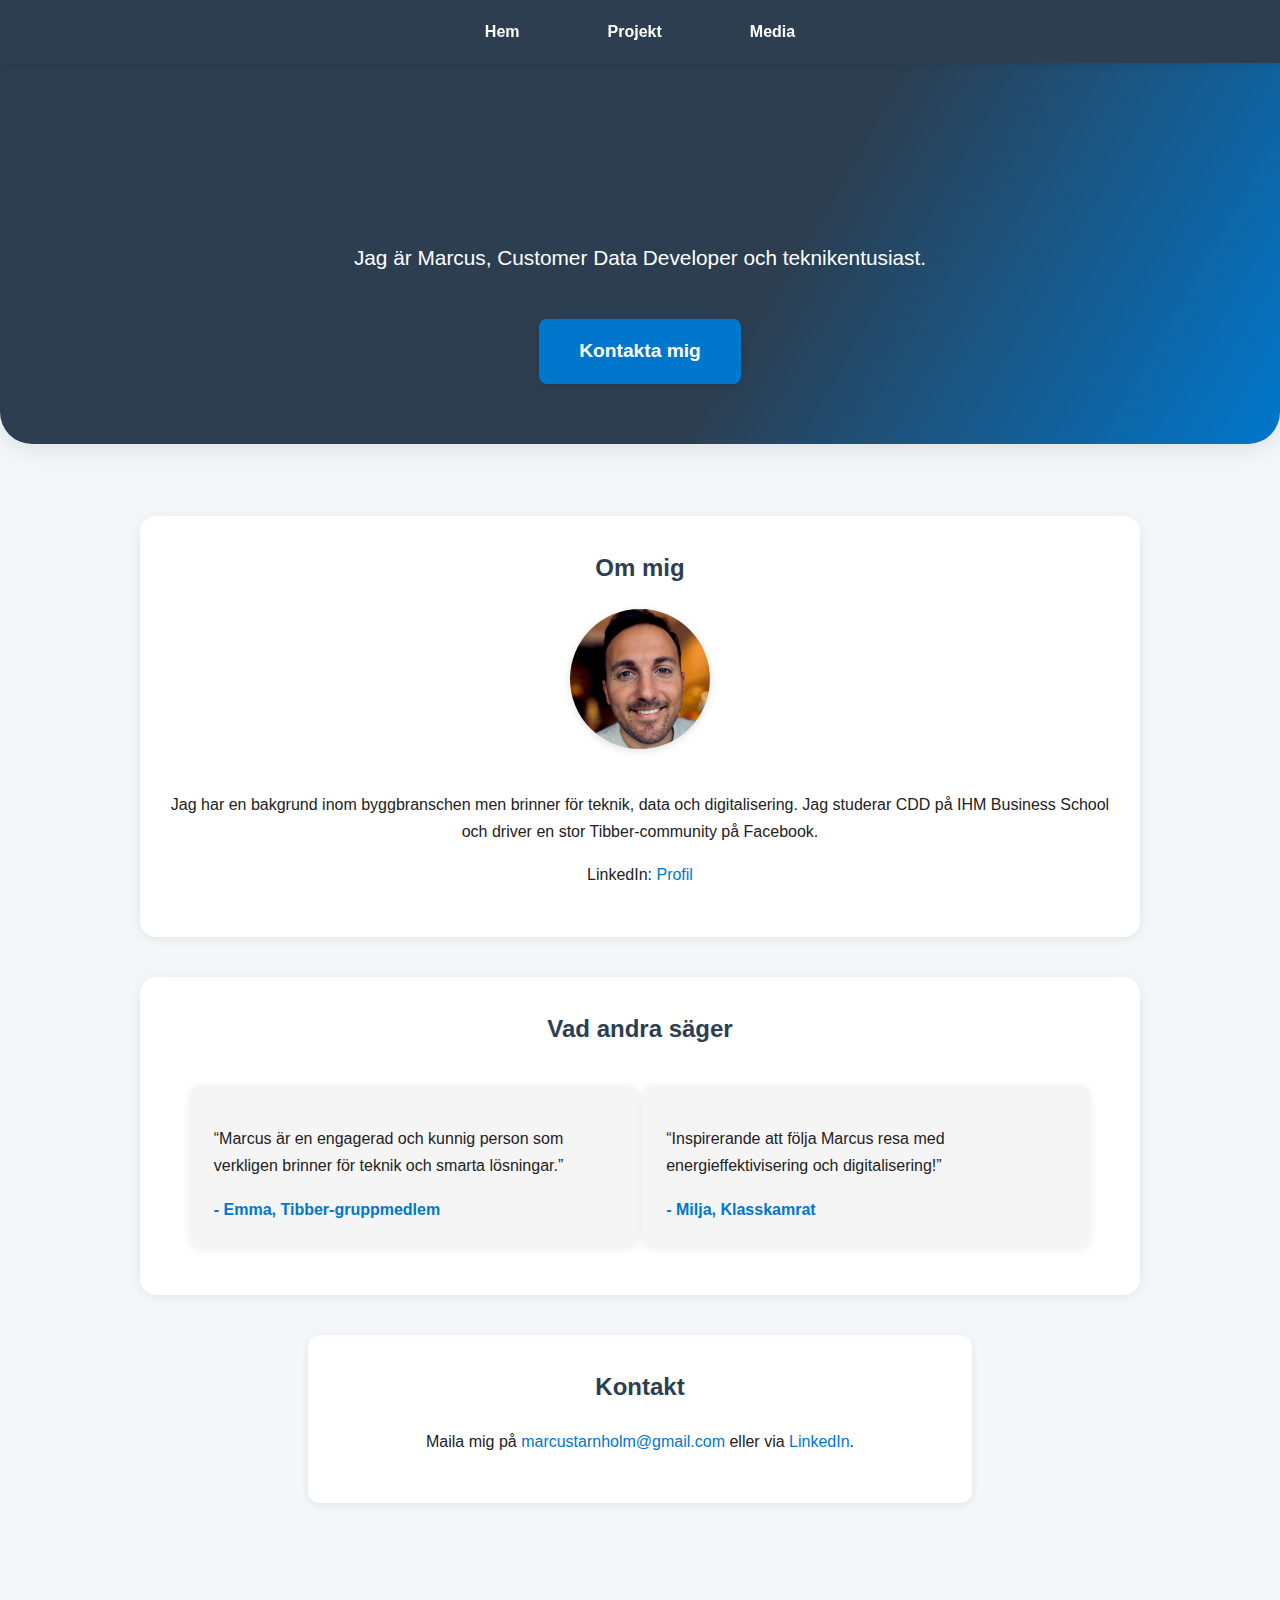
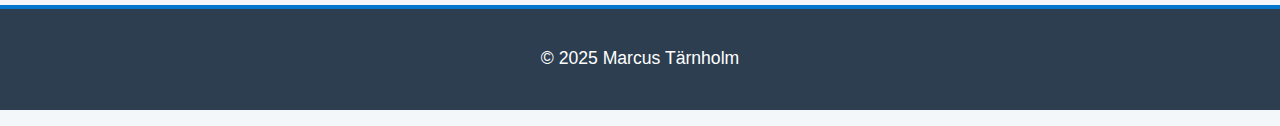
<file: index.html>
<!DOCTYPE html>
<html lang="sv">
<head>
  <meta charset="utf-8">
  <title>Mitt skolarbete</title>
  <link rel="stylesheet" href="style.css">
</head>

<!DOCTYPE html>
<html lang="sv">
<head>
  <meta charset="utf-8">
  <title>Marcus Tärnholm | Customer Data Developer</title>
  <link rel="stylesheet" href="style.css">
</head>
<body>
  <nav class="main-nav">  
    <ul>
      <li><a href="index.html">Hem</a></li>
      <li><a href="page2.html">Projekt</a></li>
      <li><a href="page3.html">Media</a></li>
    </ul>   
  </nav>

  <section class="hero">
    <h1>Välkommen!</h1>
    <p>Jag är Marcus, Customer Data Developer och teknikentusiast.</p>
    <a href="#kontakt" class="cta-btn">Kontakta mig</a>
  </section>

  <main>
    <section class="about">
      <h2>Om mig</h2>
      <img src="Bild på MT.jpg" width="180" height="180" alt="Marcus Tärnholm" class="profile-img">
      <p>Jag har en bakgrund inom byggbranschen men brinner för teknik, data och digitalisering. Jag studerar CDD på IHM Business School och driver en stor Tibber-community på Facebook.</p>
      <p>LinkedIn: <a href="https://www.linkedin.com/in/marcus-t%C3%A4rnholm-4104a7236/" target="_blank">Profil</a></p>
    </section>

    <section class="testimonials">
      <h2>Vad andra säger</h2>
      <div class="testimonial-card">
        <p>“Marcus är en engagerad och kunnig person som verkligen brinner för teknik och smarta lösningar.”</p>
        <span>- Emma, Tibber-gruppmedlem</span>
      </div>
      <div class="testimonial-card">
        <p>“Inspirerande att följa Marcus resa med energieffektivisering och digitalisering!”</p>
        <span>- Milja, Klasskamrat</span>
      </div>
    </section>

    <section id="kontakt" class="contact">
      <h2>Kontakt</h2>
      <p>Maila mig på <a href="mailto:marcustarnholm@gmail.com">marcustarnholm@gmail.com</a> eller via <a href="https://www.linkedin.com/in/marcus-t%C3%A4rnholm-4104a7236/" target="_blank">LinkedIn</a>.</p>
    </section>
  </main>

  <footer>
    <p>&copy; 2025 Marcus Tärnholm</p>
  </footer>
</body>
</html>
    </p>
</file>
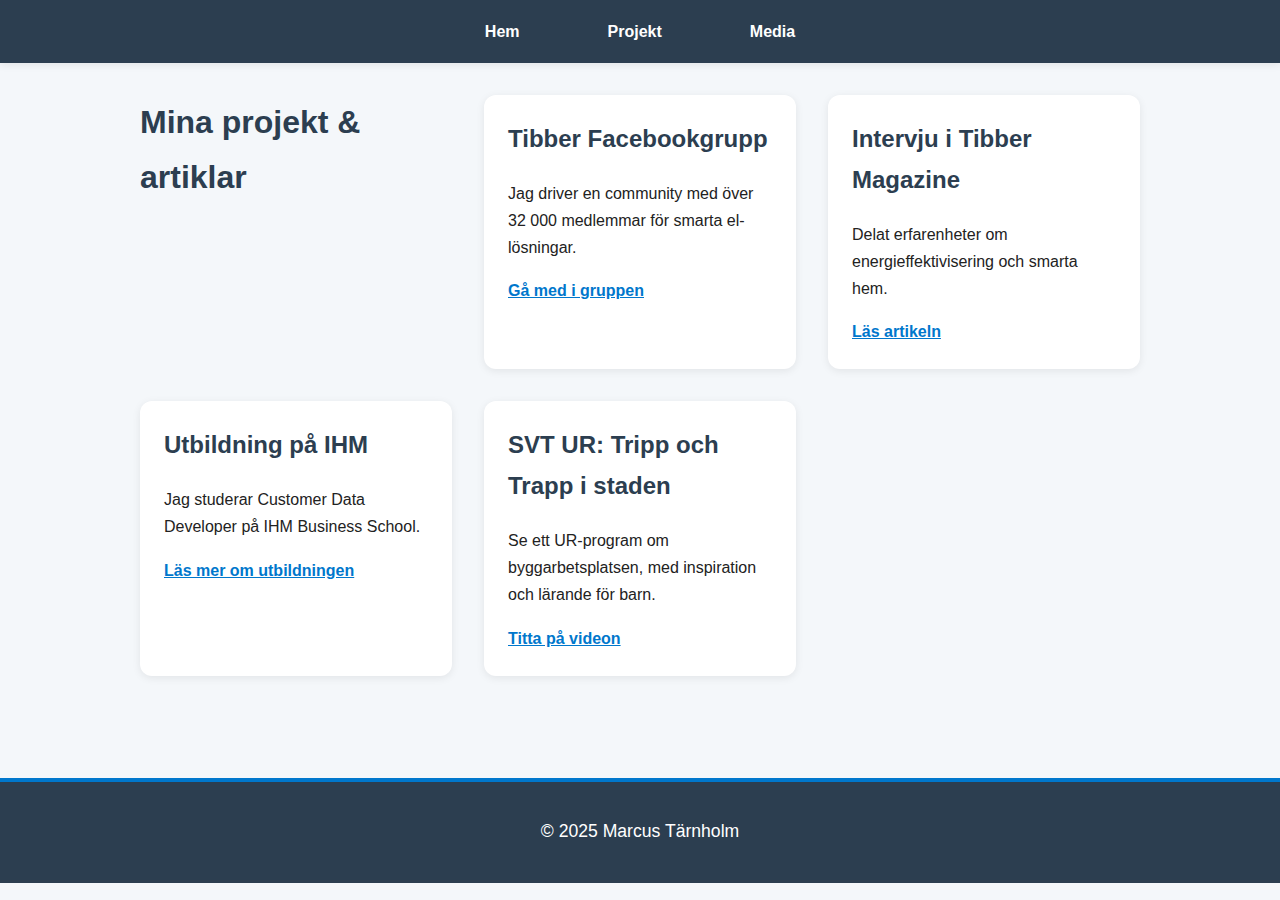
<file: page2.html>
<!DOCTYPE html>
<html lang="sv">
<head>
  <meta charset="utf-8">

  <!DOCTYPE html>
  <html lang="sv">
  <head>
    <meta charset="utf-8">
    <title>Projekt & Artiklar | Marcus Tärnholm</title>
    <link rel="stylesheet" href="style.css">
  </head>
  <body>
    <nav class="main-nav">  
      <ul>
        <li><a href="Mitt_skolarbete.html">Hem</a></li>
        <li><a href="page2.html">Projekt</a></li>
        <li><a href="page3.html">Media</a></li>
      </ul>   
    </nav>

    <main>
      <section class="projects">
        <h1>Mina projekt & artiklar</h1>
        <div class="project-card">
          <h2>Tibber Facebookgrupp</h2>
          <p>Jag driver en community med över 32 000 medlemmar för smarta el-lösningar.</p>
          <a href="https://www.facebook.com/groups/3204556869808698/" target="_blank">Gå med i gruppen</a>
        </div>
        <div class="project-card">
          <h2>Intervju i Tibber Magazine</h2>
          <p>Delat erfarenheter om energieffektivisering och smarta hem.</p>
          <a href="https://tibber.com/se/magazine/power-people/timpris-testimonial" target="_blank">Läs artikeln</a>
        </div>
        <div class="project-card">
          <h2>Utbildning på IHM</h2>
          <p>Jag studerar Customer Data Developer på IHM Business School.</p>
          <a href="https://www.ihm.se/utbildningar/marknadsforing/customer-data-developer/" target="_blank">Läs mer om utbildningen</a>
        </div>
        <div class="project-card">
          <h2>SVT UR: Tripp och Trapp i staden</h2>
          <p>Se ett UR-program om byggarbetsplatsen, med inspiration och lärande för barn.</p>
          <a href="https://urplay.se/program/239180-tripp-och-trapp-i-staden-byggarbetsplatsen" target="_blank">Titta på videon</a>
        </div>
      </section>
    </main>

    <footer>
      <p>&copy; 2025 Marcus Tärnholm</p>
    </footer>
  </body>
  </html>
</html>
</file>
<file: style.css>
/* === Grundinställningar === */
body {
	background: #f4f7fa;
	font-family: 'Segoe UI', Arial, sans-serif;
	margin: 0;
	padding: 0;
	color: #222;
	line-height: 1.7;
}

h1, h2, h3 {
	font-family: 'Segoe UI', Arial, sans-serif;
	color: #2c3e50;
	margin-top: 0;
}

a {
	color: #0077cc;
	text-decoration: none;
	transition: color 0.2s;
}
a:hover {
	color: #005999;
	text-decoration: underline;
}

/* === Navigation === */
.main-nav {
	background: #2c3e50;
	box-shadow: 0 2px 8px rgba(0,0,0,0.08);
	position: sticky;
	top: 0;
	z-index: 100;
}
.main-nav ul {
	display: flex;
	justify-content: center;
	gap: 32px;
	list-style: none;
	margin: 0;
	padding: 0;
}
.main-nav a {
	display: block;
	padding: 18px 28px;
	color: #fff;
	font-weight: 600;
	border-radius: 8px;
	transition: background 0.2s;
}
.main-nav a:hover {
	background: #0077cc;
}

/* === Hero-sektion === */
.hero {
	background: linear-gradient(120deg, #2c3e50 60%, #0077cc 100%);
	color: #fff;
	text-align: center;
	padding: 80px 20px 60px 20px;
	border-radius: 0 0 32px 32px;
	box-shadow: 0 4px 24px rgba(0,0,0,0.10);
}
.hero h1 {
	font-size: 2.8em;
	margin-bottom: 16px;
}
.hero p {
	font-size: 1.3em;
	margin-bottom: 32px;
}
.cta-btn {
	display: inline-block;
	margin-top: 12px;
	padding: 16px 40px;
	background: #0077cc;
	color: #fff;
	border-radius: 8px;
	font-size: 1.2em;
	font-weight: 600;
	text-decoration: none;
	box-shadow: 0 2px 8px rgba(0,0,0,0.10);
	transition: background 0.3s;
}
.cta-btn:hover {
	background: #005999;
}

/* === Sektioner === */
main {
	max-width: 1000px;
	margin: 0 auto;
	padding: 32px 16px;
}
section {
	background: #fff;
	border-radius: 16px;
	box-shadow: 0 2px 12px rgba(0,0,0,0.07);
	margin-bottom: 40px;
	padding: 32px 24px;
}

/* Om mig / Profilbild */
.about {
	text-align: center;
}
.profile-img {
	width: 140px;
	height: 140px;
	object-fit: cover;
	border-radius: 50%;
	box-shadow: 0 2px 8px rgba(0,0,0,0.12);
	margin-bottom: 18px;
}

/* Projektkort */
.projects {
	display: grid;
	grid-template-columns: repeat(auto-fit, minmax(280px, 1fr));
	gap: 32px;
	background: none;
	box-shadow: none;
	padding: 0;
}
.project-card {
	background: #fff;
	border-radius: 12px;
	box-shadow: 0 2px 8px rgba(0,0,0,0.08);
	padding: 24px;
	transition: box-shadow 0.3s;
}
.project-card:hover {
	box-shadow: 0 4px 16px rgba(0,0,0,0.15);
}
.project-card a {
	color: #0077cc;
	font-weight: bold;
	text-decoration: underline;
}

/* Media / Video */
.media {
	text-align: center;
	background: #fff;
	box-shadow: 0 2px 8px rgba(0,0,0,0.08);
	border-radius: 16px;
	padding: 32px 24px;
}
.media iframe, .media video {
	border-radius: 12px;
	box-shadow: 0 2px 8px rgba(0,0,0,0.10);
	max-width: 100%;
}

/* Testimonials */
.testimonials {
	text-align: center;
}
.testimonial-card {
	background: #f5f5f5;
	border-radius: 12px;
	box-shadow: 0 2px 8px rgba(0,0,0,0.08);
	padding: 24px;
	margin: 16px auto;
	display: inline-block;
	max-width: 400px;
	text-align: left;
	vertical-align: top;
}
.testimonial-card span {
	display: block;
	margin-top: 12px;
	color: #0077cc;
	font-weight: bold;
}

/* Kontaktsektion */
.contact {
	background: #fff;
	border-radius: 12px;
	box-shadow: 0 2px 8px rgba(0,0,0,0.08);
	max-width: 600px;
	margin: 40px auto;
	padding: 32px;
	text-align: center;
}

/* Footer */
footer {
	text-align: center;
	padding: 18px;
	margin-top: 30px;
	background: #2c3e50;
	color: #ffffff;
	border-top: 4px solid #0077cc;
	font-size: 1.1em;
}

/* === Responsivitet === */
@media (max-width: 700px) {
	main {
		padding: 8px;
	}
	section {
		padding: 16px 6px;
		margin-bottom: 18px;
	}
	.main-nav ul {
		gap: 8px;
	}
	.main-nav a {
		padding: 12px 8px;
		font-size: 1em;
	}
	.hero {
		padding: 40px 8px 24px 8px;
		border-radius: 0 0 18px 18px;
	}
	.projects {
		grid-template-columns: 1fr;
		gap: 18px;
	}
}
</file>
